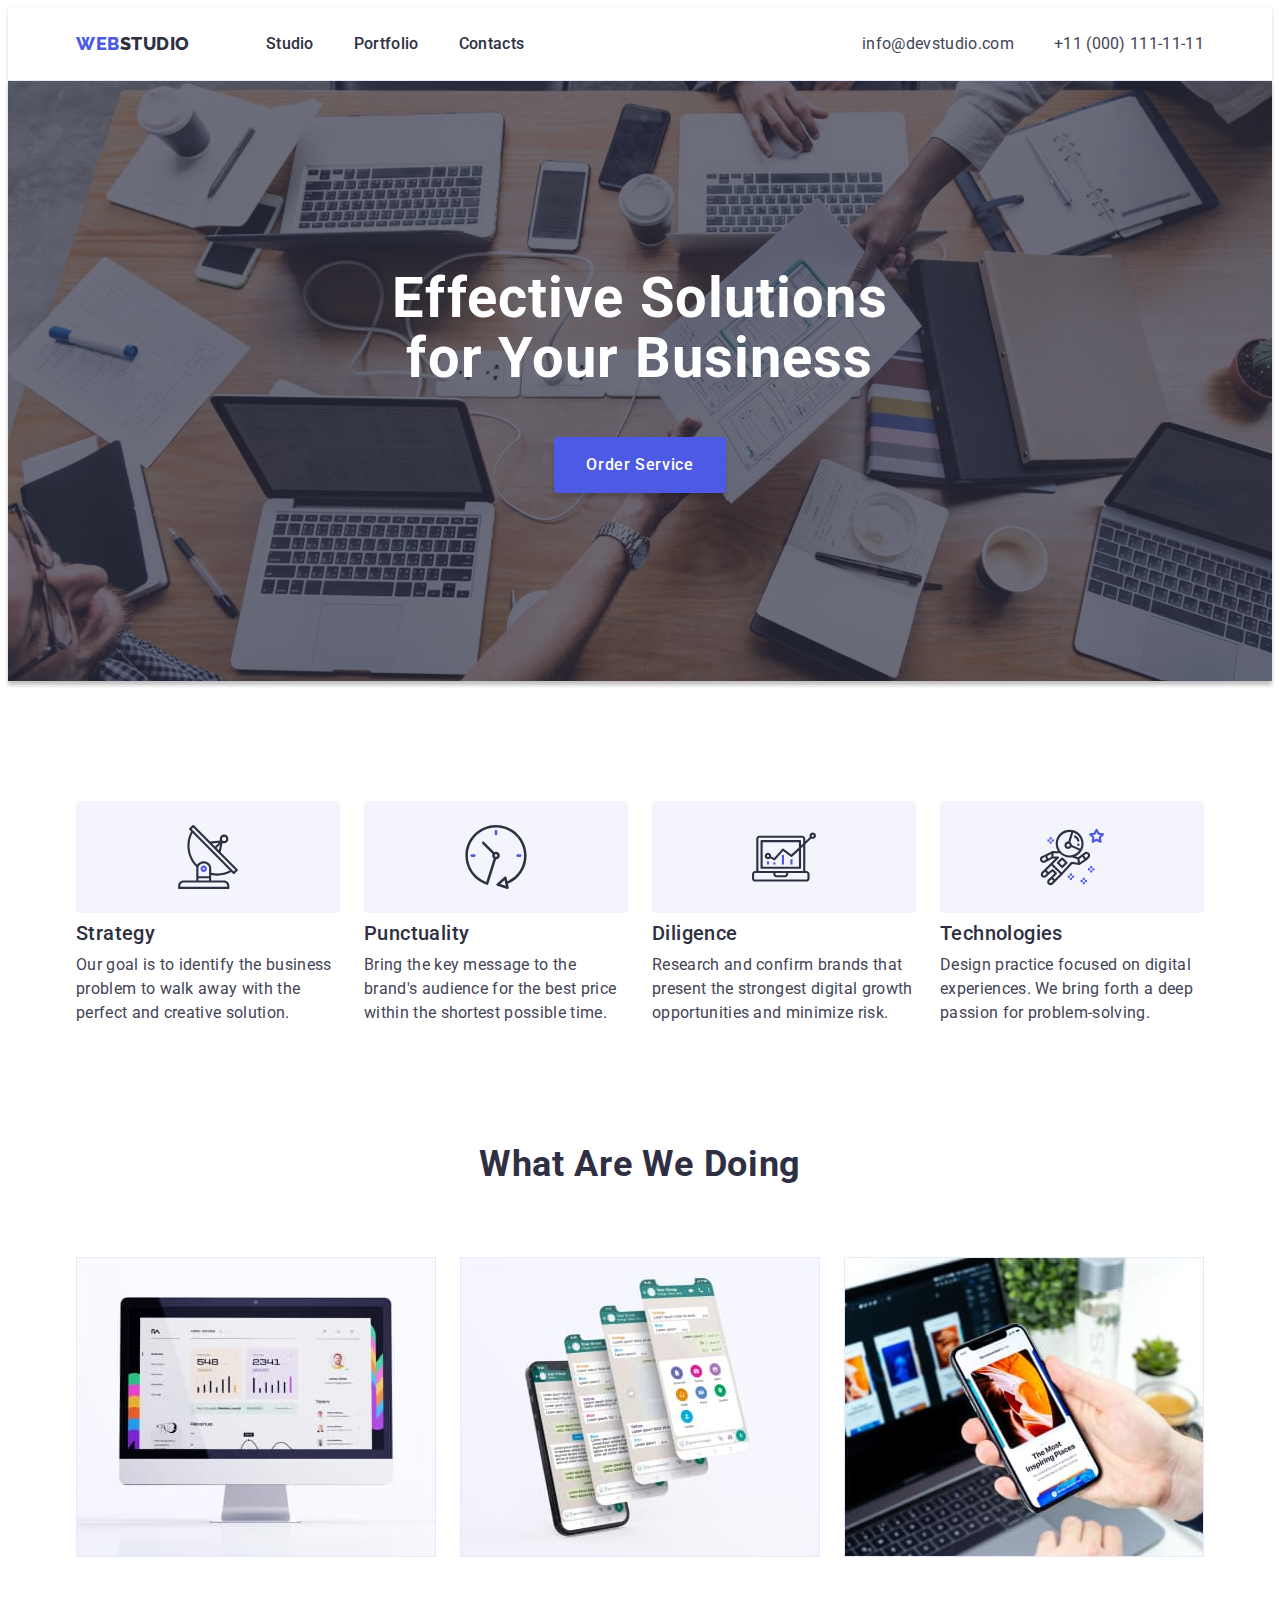
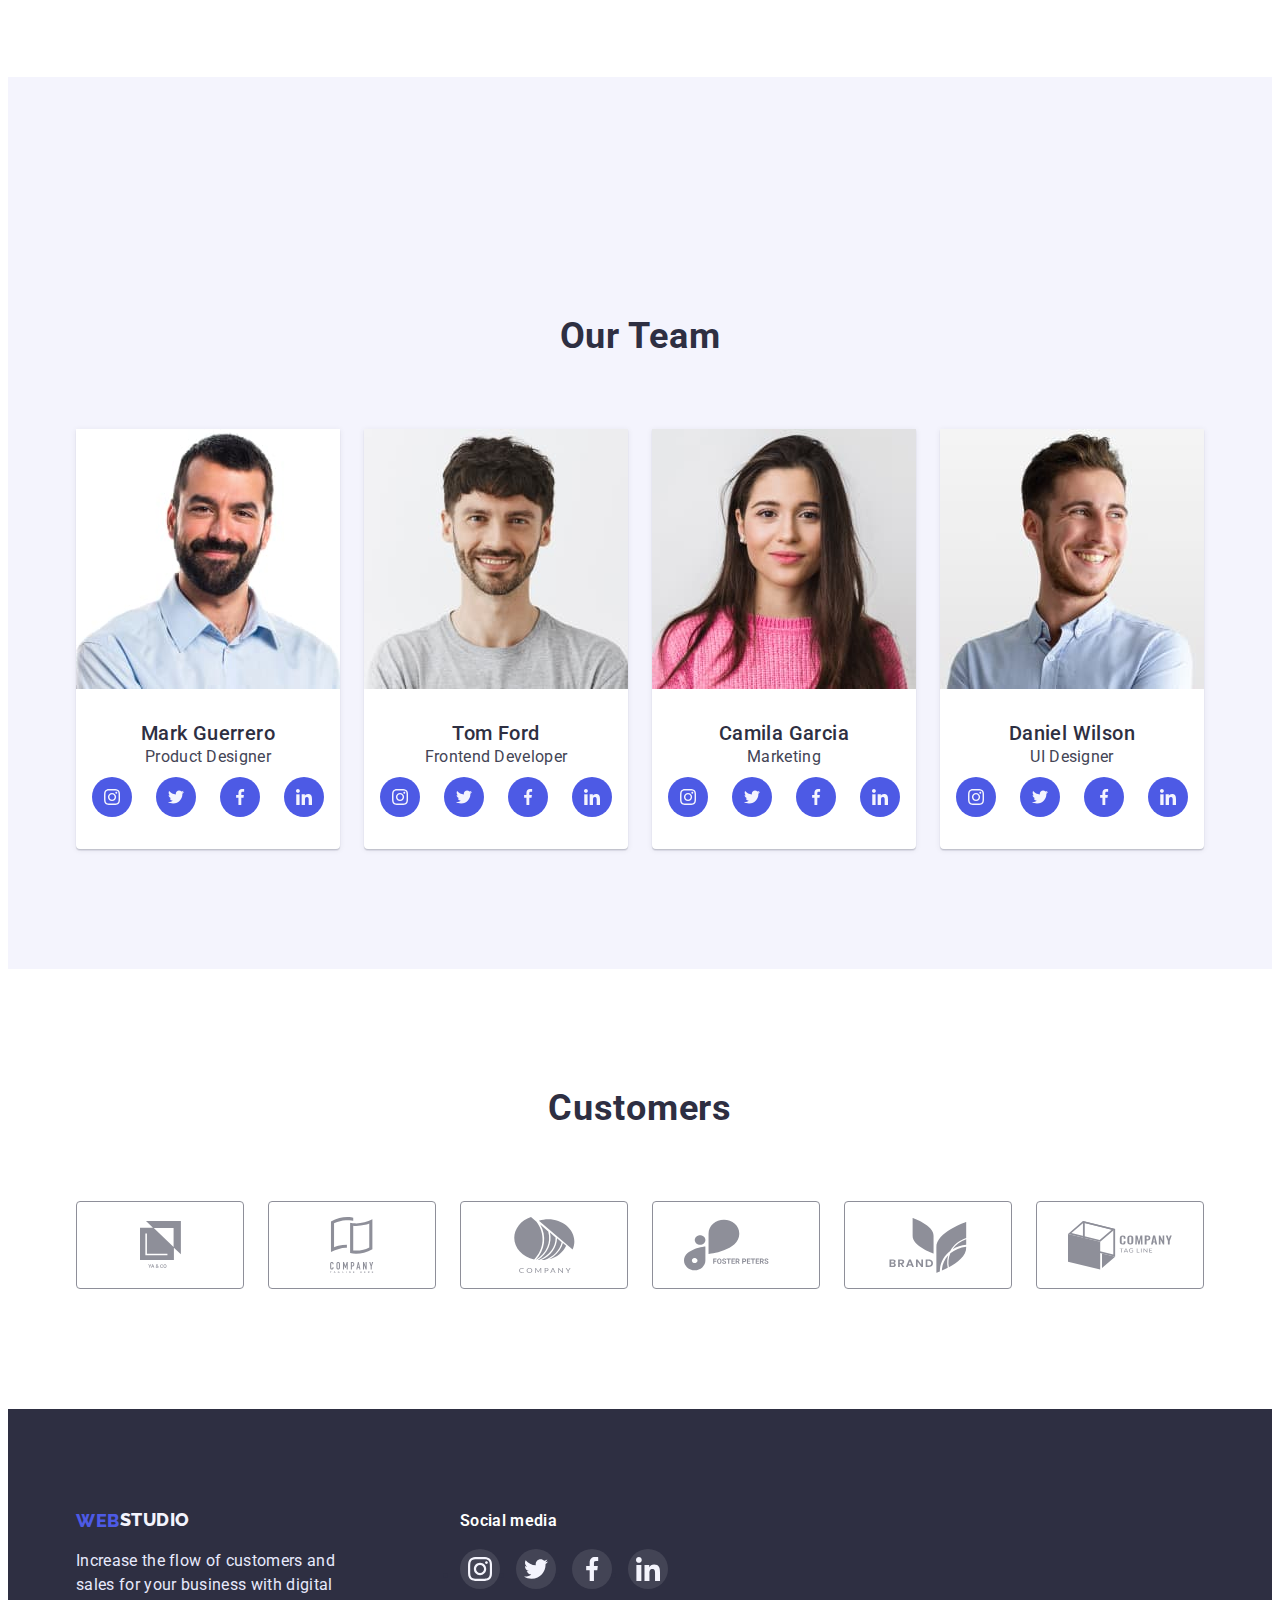
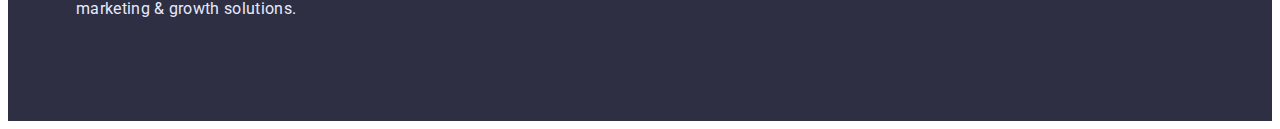
<file: index.html>
<!DOCTYPE html>
<html lang="en">
<head>
    <meta charset="UTF-8" />
    <meta http-equiv="X-UA-Compatible" content="IE=edge" />
    <meta name="viewport" content="width=device-width, initial-scale=1.0" />
    <title>WebStudio</title>
    <!-- Normalyzer -->
    <link rel="stylesheet" href="https://cdnjs.cloudflare.com/ajax/libs/modern-normalize/1.1.0/modern-normalize.min.css" integrity="sha512-wpPYUAdjBVSE4KJnH1VR1HeZfpl1ub8YT/NKx4PuQ5NmX2tKuGu6U/JRp5y+Y8XG2tV+wKQpNHVUX03MfMFn9Q==" crossorigin="anonymous" referrerpolicy="no-referrer" />
    <!-- Fonts  -->    
    <link rel="preconnect" href="https://fonts.googleapis.com" />
    <link rel="preconnect" href="https://fonts.gstatic.com" crossorigin />
    <link
href="https://fonts.googleapis.com/css2?family=Montserrat:wght@400;700&family=Raleway:wght@700;800&family=Roboto:wght@400;500;700;900&display=swap"
rel="stylesheet"
    />
    <!-- Styles connection -->
    <link rel="stylesheet" href="./css/styles.css" />
</head>
<body>
    <header class="header-main">
<!-- Navigation  -->
<div class="container header-flex-flex">
        <nav class="header-flex logotext-header" >
        <a class="Decoration Text-Head logotext " href="./index.html">
            <span class="Web logotext">Web</span>Studio</a
        >
        <ul class="List header-links-flex">
<li class="Nav">
            <a class="Decoration Nav" href="./index.html">Studio</a>
</li>
<li class="Nav">
            <a class="Decoration Nav" href="./portfolio.html">Portfolio</a>
                </li>
<li class="Nav"><a class="Decoration Nav" href="">Contacts</a></li>
        </ul>
</nav>
<!-- Contacts  -->
<address>
        
            <ul class="List header-flex-contacts logotext-header">
    <li>
                <a class="Decoration Contacts maintext " href="mailto:info@devstudio.com"
    >info@devstudio.com</a
                >
    </li>
            <li>
                <a class="Decoration Contacts maintext" href="tel:+110001111111"
                  >+11 (000) 111-11-11</a
                >
              </li>
            </ul>
        
      </address>
        </div>
    </header>
    <!-- Main structure start -->
    <main>
          <!-- 1111First section  HERO-->
          <section class="Section1">
            <div class="container hero-flex-flex">
                <h1 class="Section1-h hero-flex">Effective Solutions for Your Business</h1>
                <button class="Button-BG buttons " type="button">Order Service</button>
            </div>
          </section>
          <!-- 2222Second section STRATEGY-->
          <section class="section-flex">
            <div class="container">
                <h2 class="visually-hidden">Our features</h2>
                <ul class="List section2-flex">                  
                    <li class="sec2size">
                      <p class="section2-logo-font">
                        <svg class="section2-logo-icon" width="64" height="64">
                        <use href="./images/sprite.svg#icon-antenna"></use>
                        </svg> 
                      </p>
                      <h3 class="Section-Features headerstext  section2header-flex">Strategy</h3>
                      <p class="sect maintext">
                        Our goal is to identify the business problem to walk away with the
                        perfect and creative solution.
                      </p>
                    </li>
                  
                  <li class="sec2size">
                    <p class="section2-logo-font">
                        <svg class="section2-logo-icon" width="64" height="64">
                        <use href="./images/sprite.svg#icon-clock"></use>
                        </svg> 
                      </p>
                    <h3 class="Section-Features headerstext section2header-flex">Punctuality</h3>
                    <p class="sect maintext">
                      Bring the key message to the brand's audience for the best price
                      within the shortest possible time.
                    </p>
                  </li>
                  <li class="sec2size">
                    <p class="section2-logo-font">
                        <svg class="section2-logo-icon" width="64" height="64">
                        <use href="./images/sprite.svg#icon-diagram"></use>
                        </svg> 
                      </p>
                    <h3 class="Section-Features headerstext section2header-flex">Diligence</h3>
                    <p class="sect maintext">
                      Research and confirm brands that present the strongest digital
                      growth opportunities and minimize risk.
                    </p>
                  </li>
                  <li class="sec2size">
                    <p class="section2-logo-font">
                        <svg class="section2-logo-icon" width="64" height="64">
                        <use href="./images/sprite.svg#icon-astronaut"></use>
                        </svg> 
                      </p>
                    <h3 class="Section-Features headerstext section2header-flex">Technologies</h3>
                    <p class="sect maintext">
                      Design practice focused on digital experiences. We bring forth a
                      deep passion for problem-solving.
                    </p>
                  </li>
                </ul>
            </div>
          </section>
          <!-- 3333Third section  ACTIVITY-->
          <section class="section3-flex">
            <div class="container">                
                    <h2 class="h2-headers">What are we doing</h2>
                    <ul class="List section3-img-flex">
                      <li class="section3-img-calc">
                        <img
                          src="./images/img1.jpg"
                          alt="Computer "
                          width="360"
                          height="300"
                        />
                      </li>
                      <li class="section3-img-calc">
                        <img
                          src="./images/img2.jpg"
                          alt="Chelphone "
                          width="360"
                          height="300"
                        />
                      </li>
                      <li class="section3-img-calc">
                        <img
                          src="./images/img3.jpg"
                          alt="Chelphone"
                          width="360"
                          height="300"
                        />
                      </li>
                    </ul>
                
            </div>
          </section>
          <!-- 4444Forth section THE TEAM-->
          <section class="sec4bg section-flex">
            <div class="container">
                <div class="section4-flex">
                    <h2 class="h2-headers">Our Team</h2>
                    <ul class="List section4-img-flex">
                      <li class="teambox">
                        <img
                          src="./images/img-1(1).jpg"
                          alt="Mark Guerrero"
                          width="264"
                          height="260"
                        />
                        
                        <div class="section4-h3-flex">
                            <h3 class="h3-headers headerstext">Mark Guerrero</h3>
                            <p class="h3text maintext">Product Designer</p>
                            <ul class="team-social List">
                              <li class="team-social-links">
                                <a href="" class="team-social-items">
                                  <svg class="team-social-icons" width="16" height="16">
                                    <use href="./images/sprite.svg#icon-instagram"></use>
                                  </svg>
                                </a>
                              </li>
                              <li class="team-social-links">
                                <a href="" class="team-social-items">
                                  <svg class="team-social-icons" width="16" height="16">
                                    <use href="./images/sprite.svg#icon-twitter"></use>
                                  </svg>
                                </a>
                              </li>
                              <li class="team-social-links">
                                <a href="" class="team-social-items">
                                  <svg class="team-social-icons" width="16" height="16">
                                    <use href="./images/sprite.svg#icon-facebook"></use>
                                  </svg>
                                </a>
                              </li>
                              <li class="team-social-links">
                                <a href="" class="team-social-items">
                                  <svg class="team-social-icons" width="16" height="16">
                                    <use href="./images/sprite.svg#icon-linkedin"></use>
                                  </svg>
                                </a>
                              </li>
                            </ul>
                        </div>
                      </li>
                      <li class="teambox">
                        <img
                          src="./images/img-1(2).jpg"
                          alt="Tom Ford"
                          width="264"
                          height="260"
                        />
                        <div class="section4-h3-flex">
                            <h3 class="h3-headers headerstext">Tom Ford</h3>
                            <p class="h3text maintext">Frontend Developer</p>
                            <ul class="team-social List">
                              <li class="team-social-links">
                                <a href="" class="team-social-items">
                                  <svg class="team-social-icons" width="16" height="16">
                                    <use href="./images/sprite.svg#icon-instagram"></use>
                                  </svg>
                                </a>
                              </li>
                              <li class="team-social-links">
                                <a href="" class="team-social-items">
                                  <svg class="team-social-icons" width="16" height="16">
                                    <use href="./images/sprite.svg#icon-twitter"></use>
                                  </svg>
                                </a>
                              </li>
                              <li class="team-social-links">
                                <a href="" class="team-social-items">
                                  <svg class="team-social-icons" width="16" height="16">
                                    <use href="./images/sprite.svg#icon-facebook"></use>
                                  </svg>
                                </a>
                              </li>
                              <li class="team-social-links">
                                <a href="" class="team-social-items">
                                  <svg class="team-social-icons" width="16" height="16">
                                    <use href="./images/sprite.svg#icon-linkedin"></use>
                                  </svg>
                                </a>
                              </li>
                            </ul>
                        </div>
                      </li>
                      <li class="teambox">
                        <img
                          src="./images/img-1(3).jpg"
                          alt="Camila Garcia"
                          width="264"
                          height="260"
                        />
                        <div class="section4-h3-flex">
                            <h3 class="h3-headers headerstext">Camila Garcia</h3>
                            <p class="h3text maintext">Marketing</p>
                            <ul class="team-social List">
                              <li class="team-social-links">
                                <a href="" class="team-social-items">
                                  <svg class="team-social-icons" width="16" height="16">
                                    <use href="./images/sprite.svg#icon-instagram"></use>
                                  </svg>
                                </a>
                              </li>
                              <li class="team-social-links">
                                <a href="" class="team-social-items">
                                  <svg class="team-social-icons" width="16" height="16">
                                    <use href="./images/sprite.svg#icon-twitter"></use>
                                  </svg>
                                </a>
                              </li>
                              <li class="team-social-links">
                                <a href="" class="team-social-items">
                                  <svg class="team-social-icons" width="16" height="16">
                                    <use href="./images/sprite.svg#icon-facebook"></use>
                                  </svg>
                                </a>
                              </li>
                              <li class="team-social-links">
                                <a href="" class="team-social-items">
                                  <svg class="team-social-icons" width="16" height="16">
                                    <use href="./images/sprite.svg#icon-linkedin"></use>
                                  </svg>
                                </a>
                              </li>
                            </ul>
                        </div>
                      </li>
                      <li class="teambox">
                        <img
                          src="./images/img-1(4).jpg"
                          alt="Daniel Wilson"
                          width="264"
                          height="260"
                        />
                        <div class="section4-h3-flex">
                            <h3 class="h3-headers headerstext">Daniel Wilson</h3>
                            <p class="h3text maintext">UI Designer</p>
                            <ul class="team-social List">
                              <li class="team-social-links">
                                <a href="" class="team-social-items">
                                  <svg class="team-social-icons" width="16" height="16">
                                    <use href="./images/sprite.svg#icon-instagram"></use>
                                  </svg>
                                </a>
                              </li>
                              <li class="team-social-links">
                                <a href="" class="team-social-items">
                                  <svg class="team-social-icons" width="16" height="16">
                                    <use href="./images/sprite.svg#icon-twitter"></use>
                                  </svg>
                                </a>
                              </li>
                              <li class="team-social-links">
                                <a href="" class="team-social-items">
                                  <svg class="team-social-icons" width="16" height="16">
                                    <use href="./images/sprite.svg#icon-facebook"></use>
                                  </svg>
                                </a>
                              </li>
                              <li class="team-social-links">
                                <a href="" class="team-social-items">
                                  <svg class="team-social-icons" width="16" height="16">
                                    <use href="./images/sprite.svg#icon-linkedin"></use>
                                  </svg>
                                </a>
                              </li>
                            </ul>
                        </div>
                      </li>
                    </ul>
                </div>
            </div>
          </section>
          <!--------------------------------------- Customers----------------------------------------->
          <section class="customs-main">
            <div class="container">
              <h2 class="h2-headers">Customers</h2>
              <ul class="customs-flex List">
                <li class="customs-items">
                  <a href="" class="customs-links">
                    <svg class="customs-icons" width="41" height="47">
                      <use href="./images/sprite.svg#icon-yaco"></use>
                    </svg>
                  </a>
                </li>
                <li class="customs-items">
                  <a href="" class="customs-links">
                    <svg class="customs-icons" width="104" height="56">
                      <use href="./images/sprite.svg#icon-company1"></use>
                    </svg>
                  </a>
                </li>
                <li class="customs-items">
                  <a href="" class="customs-links">
                    <svg class="customs-icons" width="104" height="56">
                      <use href="./images/sprite.svg#icon-company2"></use>
                    </svg>
                  </a>
                </li>
                <li class="customs-items">
                  <a href="" class="customs-links">
                    <svg class="customs-icons" width="104" height="56">
                      <use href="./images/sprite.svg#icon-foster"></use>
                    </svg>
                  </a>
                </li>
                <li class="customs-items">
                  <a href="" class="customs-links">
                    <svg class="customs-icons" width="104" height="56">
                      <use href="./images/sprite.svg#icon-brand"></use>
                    </svg>
                  </a>
                </li>
                <li class="customs-items">
                  <a href="" class="customs-links">
                    <svg class="customs-icons" width="104" height="56">
                      <use href="./images/sprite.svg#icon-company3"></use>
                    </svg>
                  </a>
                </li>
              </ul>
            </div>

          </section>
          </main>
    <!-- Main structure completed  -->
    <footer class="footerbg">
      <div class="container footersize">
          
            <div class="v">
              <a class="Decoration Text-Head-F logotext" href="./index.html"
                ><span class="Web logotext">Web</span>Studio</a
              >
              <p class="footertext maintext footer-text-last">
                Increase the flow of customers and sales for your business with
                digital marketing & growth solutions.
              </p></div>
              <div class="footer-social-main">
                <h4 class="h4-footer">Social media</h3>
                <ul class="footer-social">
                  <li class="footer-social-items">
                    <a href="" class="footer-social-links">
                      <svg class="footer-social-icons" width="24" height="24">
                        <use href="./images/sprite.svg#icon-instagram"></use>
                      </svg>
                    </a>
                  </li>
                  <li class="footer-social-items">
                    <a href="" class="footer-social-links">
                      <svg class="footer-social-icons" width="24" height="24">
                        <use href="./images/sprite.svg#icon-twitter"></use>
                      </svg>
                    </a>
                  </li>
                  <li class="footer-social-items">
                    <a href="" class="footer-social-links">
                      <svg class="footer-social-icons" width="24" height="24">
                        <use href="./images/sprite.svg#icon-facebook"></use>
                      </svg>
                    </a>
                  </li>
                  <li class="footer-social-items">
                    <a href="" class="footer-social-links">
                      <svg class="footer-social-icons" width="24" height="24">
                        <use href="./images/sprite.svg#icon-linkedin"></use>
                      </svg>
                    </a>
                  </li>
                </ul>
              </div>
            
          
      </div>
    </footer>
  </body>
</html>
</file>
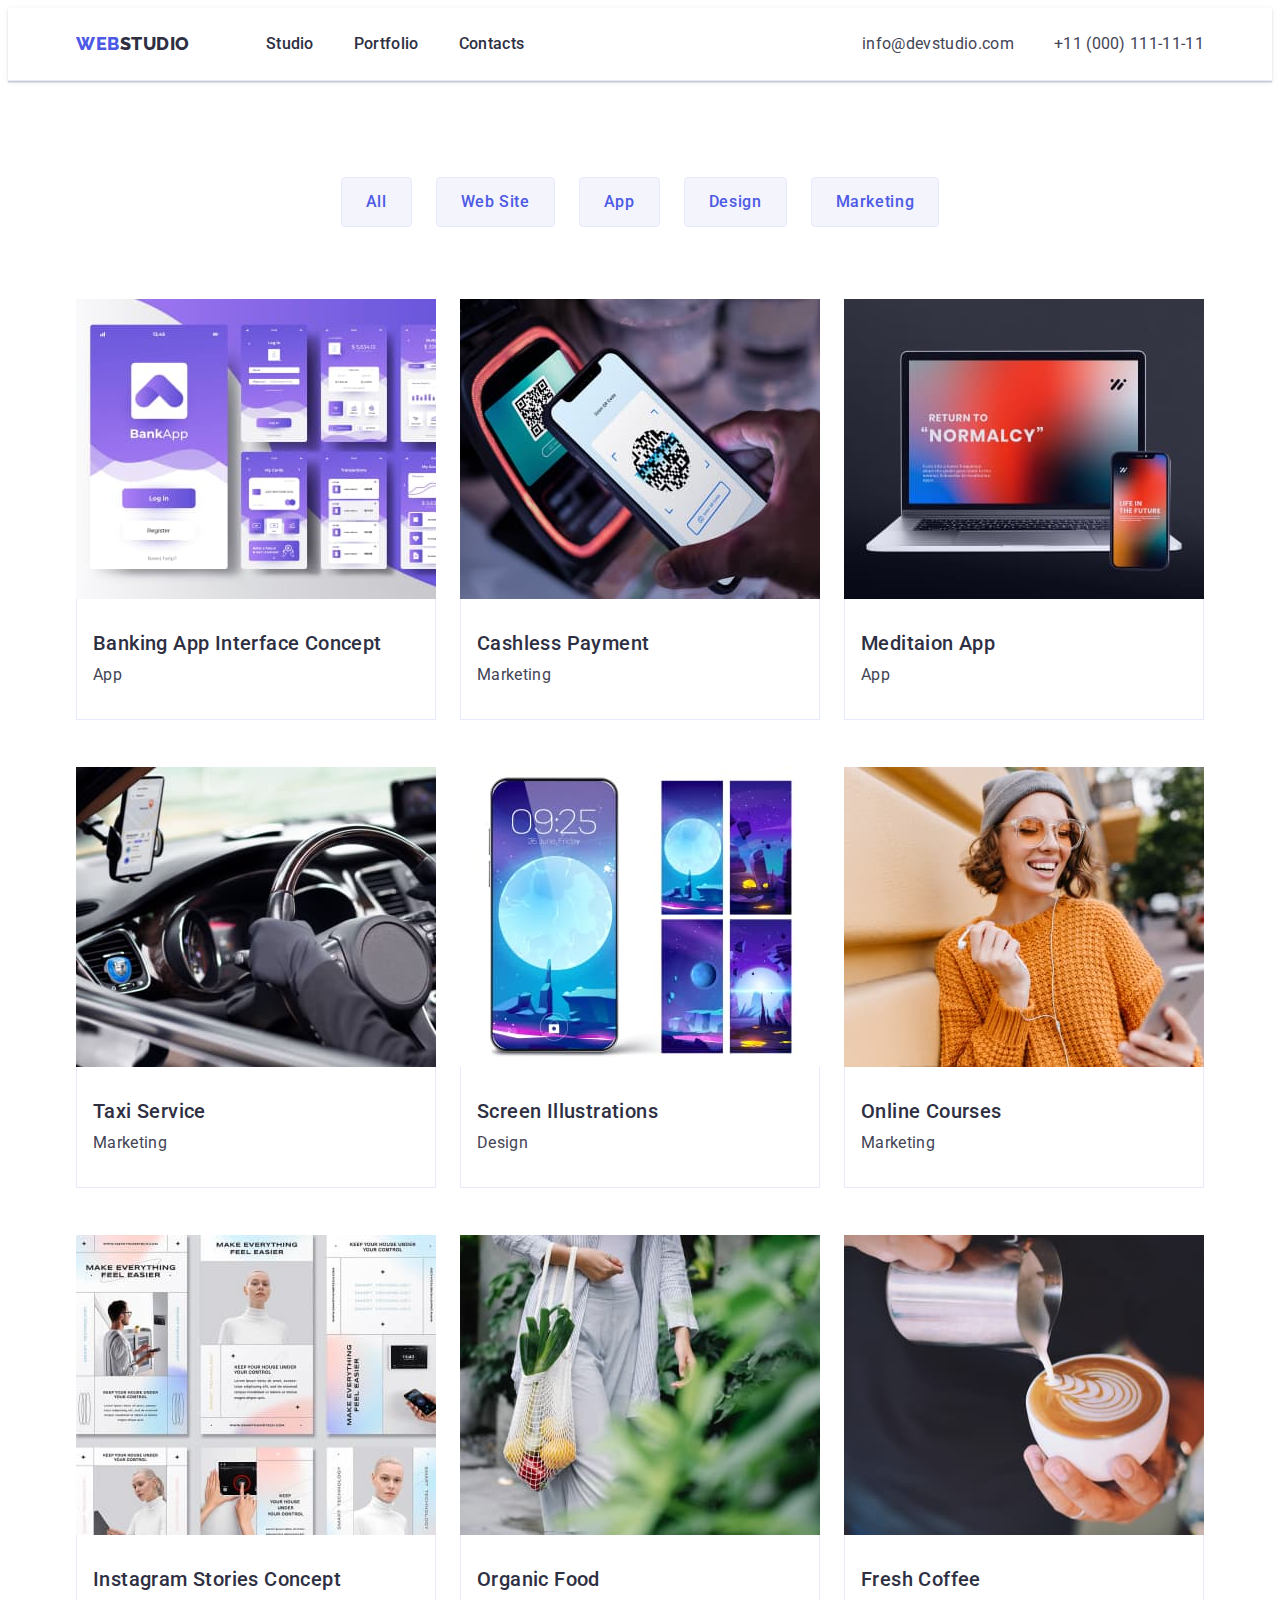
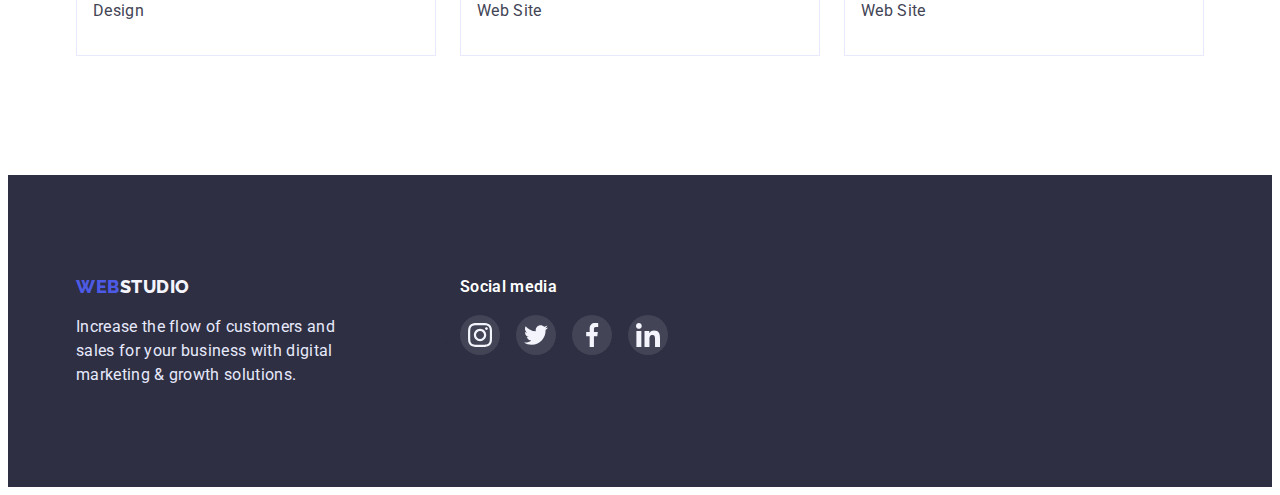
<file: portfolio.html>
<!DOCTYPE html>
<html lang="en">
  <head>
    <meta charset="UTF-8" />
    <meta http-equiv="X-UA-Compatible" content="IE=edge" />
    <meta name="viewport" content="width=device-width, initial-scale=1.0" />
    <title>Portfolio</title>
    <!-- Normalyzer -->
    <link rel="stylesheet" href="https://cdnjs.cloudflare.com/ajax/libs/modern-normalize/1.1.0/modern-normalize.min.css" integrity="sha512-wpPYUAdjBVSE4KJnH1VR1HeZfpl1ub8YT/NKx4PuQ5NmX2tKuGu6U/JRp5y+Y8XG2tV+wKQpNHVUX03MfMFn9Q==" crossorigin="anonymous" referrerpolicy="no-referrer" />
    <!-- Fonts -->
    <link rel="preconnect" href="https://fonts.googleapis.com" />
    <link rel="preconnect" href="https://fonts.gstatic.com" crossorigin />
    <link
      href="https://fonts.googleapis.com/css2?family=Montserrat:wght@400;700&family=Raleway:wght@700;800&family=Roboto:wght@400;500;700;900&display=swap"
      rel="stylesheet"
    />
    <link rel="stylesheet" href="./css/styles.css" />
  </head>
  <body>
    <header class="HeadF header-main">
      <div class="container header-flex-flex">
        <nav class="header-flex logotext-header" >
        <a class="Decoration Text-Head logotext " href="./index.html">
            <span class="Web logotext">Web</span>Studio</a
        >
        <ul class="List header-links-flex">
<li class="Nav">
            <a class="Decoration Nav" href="./index.html">Studio</a>
</li>
<li class="Nav">
            <a class="Decoration Nav" href="./portfolio.html">Portfolio</a>
                </li>
<li class="Nav"><a class="Decoration Nav" href="">Contacts</a></li>
        </ul>
</nav>
<!-- Contacts  -->
<address>
        
            <ul class="List header-flex-contacts logotext-header">
    <li>
                <a class="Decoration Contacts maintext " href="mailto:info@devstudio.com"
    >info@devstudio.com</a
                >
    </li>
            <li>
                <a class="Decoration Contacts maintext" href="tel:+110001111111"
                  >+11 (000) 111-11-11</a
                >
              </li>
            </ul>
        
      </address>
        </div>
    </header>
    <!-- Main structure start -->
    <main>
                <!-- Buttons -->
          
          <section class="pfsection1">
            <div class="container">
              <h1 class="visually-hidden">Our work</h1>
                <ul class="List Portfolio-Buttons-flex">
                  <li><button class="Portfolio-Buttons buttons" type="button">All</button></li>
                  <li>
                    <button class="Portfolio-Buttons buttons" type="button">Web Site</button>
                  </li>
                  <li><button class="Portfolio-Buttons buttons" type="button">App</button></li>
                  <li>
                    <button class="Portfolio-Buttons buttons" type="button">Design</button>
                  </li>
                  <li>
                    <button class="Portfolio-Buttons buttons" type="button">Marketing</button>
                  </li>
                </ul>
            
          
          <!-- MainContents -->
          
            
                <ul class="List section2pf-flex">
                  
                  <li class="teamboxpf">
                    <a class="Decoration Decoration-cards" href="">
                    <img src="./images/imgpf.jpg" alt="" width="360" height="300" />
                    <div class="section2pf-items-flex">
                      <h3 class="h3pf headerstext  ">Banking App Interface Concept</h3>
                      <p class="textpf maintext ">App</p>
                    </div></a>
                  </li>
                  
                  <li class="teamboxpf"><a class="Decoration Decoration-cards"  href="">
                    <img src="./images/imgpf2.jpg" alt="" width="360" height="300" />
                    <div class="section2pf-items-flex">
                      <h3 class="h3pf headerstext">Cashless Payment</h3>
                      <p class="textpf maintext">Marketing</p>
                    </div></a>
                  </li>
                  
                  <li class="teamboxpf"><a class="Decoration Decoration-cards"  href="">
                    <img src="./images/imgpf3.jpg" alt="" width="360" height="300" />
                    <div class="section2pf-items-flex">
                      <h3 class="h3pf headerstext">Meditaion App</h3>
                      <p class="textpf maintext">App</p>
                    </div></a>
                  </li>
                  
                  <li class="teamboxpf"><a class="Decoration Decoration-cards"  href="">
                    <img src="./images/imgpf4.jpg" alt="" width="360" height="300" />
                    <div class="section2pf-items-flex">
                      <h3 class="h3pf headerstext">Taxi Service</h3>
                      <p class="textpf maintext">Marketing</p>
                    </div></a>
                  </li>
                  
                  <li class="teamboxpf"><a class="Decoration Decoration-cards"  href="">
                    <img src="./images/imgpf5.jpg" alt="" width="360" height="300" />
                    <div class="section2pf-items-flex">
                      <h3 class="h3pf headerstext">Screen Illustrations</h3>
                      <p class="textpf maintext">Design</p>
                    </div></a>
                  </li>
                  
                  <li class="teamboxpf"><a class="Decoration Decoration-cards"  href="">
                    <img src="./images/imgpf6.jpg" alt="" width="360" height="300" />
                    <div class="section2pf-items-flex">
                      <h3 class="h3pf headerstext">Online Courses</h3>
                      <p class="textpf maintext">Marketing</p>
                    </div></a>
                  </li>
                 
                  <li class="teamboxpf"><a class="Decoration Decoration-cards"  href="">
                    <img src="./images/imgpf7.jpg" alt="" width="360" height="300" />
                    <div class="section2pf-items-flex">
                      <h3 class="h3pf headerstext">Instagram Stories Concept</h3>
                      <p class="textpf maintext">Design</p>
                    </div></a>
                  </li>
                  
                  <li class="teamboxpf"><a class="Decoration Decoration-cards"  href="">
                    <img src="./images/imgpf8.jpg" alt="" width="360" height="300" />
                    <div class="section2pf-items-flex">
                      <h3 class="h3pf headerstext">Organic Food</h3>
                      <p class="textpf maintext">Web Site</p>
                    </div></a>
                  </li>
                  
                  <li class="teamboxpf"><a class="Decoration Decoration-cards"  href="">
                    <img src="./images/imgpf9.jpg" alt="" width="360" height="300" />
                    <div class="section2pf-items-flex">
                      <h3 class="h3pf headerstext">Fresh Coffee</h3>
                      <p class="textpf maintext">Web Site</p>
                    </div></a>
                  </li>
        
                </ul>
            </div>
          </section>
          </main>
    <!-- Main structure completed  -->
    <footer class="footerbg">
      <div class="container footersize">
          
            <div class="v">
              <a class="Decoration Text-Head-F logotext" href="./index.html"
                ><span class="Web logotext">Web</span>Studio</a
              >
              <p class="footertext maintext footer-text-last">
                Increase the flow of customers and sales for your business with
                digital marketing & growth solutions.
              </p></div>
              <div class="footer-social-main">
                <h4 class="h4-footer">Social media</h3>
                <ul class="footer-social">
                  <li class="footer-social-items">
                    <a href="" class="footer-social-links">
                      <svg class="footer-social-icons" width="24" height="24">
                        <use href="./images/sprite.svg#icon-instagram"></use>
                      </svg>
                    </a>
                  </li>
                  <li class="footer-social-items">
                    <a href="" class="footer-social-links">
                      <svg class="footer-social-icons" width="24" height="24">
                        <use href="./images/sprite.svg#icon-twitter"></use>
                      </svg>
                    </a>
                  </li>
                  <li class="footer-social-items">
                    <a href="" class="footer-social-links">
                      <svg class="footer-social-icons" width="24" height="24">
                        <use href="./images/sprite.svg#icon-facebook"></use>
                      </svg>
                    </a>
                  </li>
                  <li class="footer-social-items">
                    <a href="" class="footer-social-links">
                      <svg class="footer-social-icons" width="24" height="24">
                        <use href="./images/sprite.svg#icon-linkedin"></use>
                      </svg>
                    </a>
                  </li>
                </ul>
              </div>
            
          
      </div>
    </footer>
  </body>
</html>
</file>
<file: css/styles.css>
*{
    box-sizing: border-box;
}
:root {
    --main-color: #4d5ae5;
    --main-text-color: #2e2f42;
  }
  body {
    background-color: #ffffff;
    font-family: "roboto", sans-serif;
    color:  #2E2F42;
    font-size: 16px;
    font-weight: 400;
    
  /*----------Resetting all margins and paddings to 0-*/
  }
  h1,h2,h3,h4,h5,h6,p{
    margin:0;
  }
  ul{
    margin:0;
    padding-left: 0;
  }
  button{
    cursor: pointer;
  }
  /* Taking out the vertical gap between images  */
  img{
    display: block;
    max-width: 100%;
    height: auto;
  }
  .container{
    width: 1158px;
    padding-left: 15px;
    padding-right: 15px;   
    margin-left: auto;
    margin-right: auto; 
    /* outline: 2px solid red;     */
  }
  /* --------------------------Comon--------------------------  */
  .maintext{
    font-weight: 400;
    font-size: 16px;
    line-height: 1.5;
    letter-spacing: 0.02em;
  }
  .logotext{
    font-family: "Raleway", sans-serif;
    font-style: normal;
    font-weight: 800;
    font-size: 18px;
    display: flex;
    align-items: center;
    letter-spacing: 0.03em;
    text-transform: uppercase;
    
  }
   
  .buttons{
    font-family: inherit;
    font-weight: 500;
    font-size: 16px;
    line-height: 1.5;
    display: flex;
    align-items: center;
    letter-spacing: 0.04em;
    cursor: pointer;
  }
  .headerstext{
    font-weight: 500;
    font-size: 20px;
    line-height: 1.2;
    letter-spacing: 0.02em;
  }
  .header-links-flex {
    display: flex;
    padding-left: 76px;
    gap: 40px;
    
  }
  .header-flex-flex{
    display: flex;       
    justify-content: space-between;  

    
    
  }
  .header-main{
    border-bottom: 1px solid #E7E9FC;
    box-shadow: 0px 2px 1px rgba(46, 47, 66, 0.08), 0px 1px 1px rgba(46, 47, 66, 0.16), 0px 1px 6px rgba(46, 47, 66, 0.08); 
    max-width: 1440px;
    margin:auto;
  }

  .header-flex{
    display: flex;
    align-items: center;
    padding-left: auto;    
  }
  .header-flex-contacts{
    display: flex;
    margin-right: auto;
    gap: 40px;   
    padding-top: 24px;
    padding-bottom: 24px;  
  }  
  /* Removing dots from the link */
  .List {
    list-style: none;
  }
  /* Removing underline for the links  */
  .Decoration {
    text-decoration: none;
  }
  /* ///////////////////////Logo 1st part/////Logo 2d part////////////////////////// */
  .Web {
    line-height: 1.33;
    color: var(--main-color);
    
  }
  .Text-Head {  
    line-height: 1.33;
    color: var(--main-text-color);
  }
  /* /////////////////Navigation links///////////////////////////////////////////////////// */
  .Nav {
    font-weight: 500;
    font-size: 16px;
    line-height: 1.5;
    letter-spacing: 0.02em;
    color: var(--main-text-color);
    padding-top: 24px;
    padding-bottom: 24px; 
    
  }
  .Nav:hover {
    color: #404BBF;
  }
  .Nav:focus {
    color: #404BBF;
  }
    .Contacts:hover {
    color: #404BBF;
  
  }
  /* /////////////////////////Contacts //////////////////////////////////////////////// */
  .Contacts {
    font-style: normal;
    color: #434455;
    }  
  /* /////////////////Hero section///////////////////////////////////////////////////////// */
  /* Hero Text */
  .Section1-h {
    font-weight: 700;
    font-size: 56px;
    line-height: 1.07;
    text-align: center;
    letter-spacing: 0.02em;
    color: #ffffff;     
    margin-bottom:  48px;    
    margin-left: auto;
    margin-right: auto; 
    max-width: 500px;
    }
  
  /* Hero Section background */
  .Section1 {
    background: var(--main-text-color);   
    background-image:linear-gradient(rgba(46, 47, 66, 0.7),rgba(46, 47, 66, 0.7)), url(../images/people-office\ 1.jpg) ;
    box-shadow: 0px 4px 4px rgba(0, 0, 0, 0.25);    
    max-width: 1440px;
    height: 600px;    
    background-repeat: no-repeat;    
    background-size: cover;
    margin: auto;
    /* background: #2E2F42;
     opacity: 0.7; */
      
    padding-top: 188px; 
    padding-bottom: 188px;
  }
  /* Button text */
  .Button-BG {  
    color: #ffffff;  
    /* Color of Button */
    background: var(--main-color);
    box-shadow: 0px 4px 4px rgba(0, 0, 0, 0.15);
    border-radius: 4px; 
    border: 0;    
    
    }
    .Button-BG{
    display: flex;
    flex-direction: row;
    align-items: flex-start;
    padding: 16px 32px;
    gap: 10px;
    margin:auto;
    }
  .Button-BG:hover {
    background-color: #404bbf;
  }
  .Button-BG {
    background-color: var(--main-color);
  }
  /* /////////////////////////Second Section////////////////////////////////////////////////////// */
  /* Invisible header of 2d section */
  .visually-hidden {
    position: absolute;
    white-space: nowrap;
    width: 1px;
    height: 1px;
    overflow: hidden;
    border: 0;
    padding: 0;
    clip: rect(0 0 0 0);
    clip-path: inset(50%);
    margin: -1px;
  }
  /* Headers of 2d section */
  .Section-Features {  
    color: var(--main-text-color);
  }
  /* Text of 2d section */
  .sect {
    color: #434455;
    
  }
  /* /////////////////// Section 2 - 3 headers//////////////////////////////////////// */
  .section-flex{
    display: flex;    
    padding-bottom: 120px;
    padding-top: 120px;
    
  }
    .section2-flex{
      
    display: flex;       
    gap: 24px;
    justify-content: center;

  } 
  .section2-logo-font{
    display: flex;
    margin-bottom: 8px;
    background: #F4F4FD;
    border-radius: 4px;
    width: 264px;
    height: 112px;
    justify-content: center;
    align-items: center;
  }
/* .section2-logo-icon{
  
  fill: #31D0AA;
} */

  .h2-headers {
    font-weight: 700;
    font-size: 36px;
    line-height: 1.11;
    text-align: center;
    letter-spacing: 0.02em;
    text-transform: capitalize;
    color: var(--main-text-color);
  }  
  
  .section2header-flex{
    margin-bottom: 8px;
  }
  .section3-flex{
    padding-bottom: 120px;
  }
    .section3-img-flex{
    display: flex;
    padding-top: 72px;
    justify-content: space-between;
    gap: 24px;    
  }
  /* Width calculation for future is some one like to delete the image other omages will not move  24 px * 2 (n of gaps between images )/number of images */
  .section3-img-calc{
    width: calc((100% - 48px) / 3);
  }  
  .h3-headers {
    text-align: center;
    color: var(--main-text-color);
  }
    .h3text { 
    text-align: center;  
    color: #434455;
  }
  .section4-flex{
    padding-top: 120px; 
  }
  .team-social-items{
    display: flex;    
    width: 40px;
    height: 40px;
    border-radius: 50%;
    background-color: var(--main-color);  
    justify-content: center;
    align-items: center; 
    

  }
  .team-social{
    display: flex;
    justify-content: center;
    gap: 24px;
    margin-top: 8px;
    padding-left: 16px;
    padding-right: 16px;
  }
  .team-social-icons{
    fill:rgba(244, 244, 253, 1);
  }
  .team-social-items:is(:hover,:focus){
    background-color: rgba(64, 75, 191, 1);

  }
  

  
  .section4-img-flex{
    display: flex;
    padding-top: 72px;
    justify-content: space-between;
    gap: 24px;
    
  }
  .sec4bg {
    background: #f4f4fd;
    }
  .section4-h3-flex{
    padding-top: 32px;
    padding-bottom: 32px;    
  }
  .teambox {
    width: 264px;    
    background: #ffffff;
    box-shadow: 0px 1px 6px rgba(46, 47, 66, 0.08),
    0px 1px 1px rgba(46, 47, 66, 0.16), 0px 2px 1px rgba(46, 47, 66, 0.08);
    border-radius: 0px 0px 4px 4px;
  } 
  /* Width calculation for future is some one like to delete the image other omages will not move  24 px * 3 (n of gaps between images )/number of images */
  .teambox{
    width: calc((100% - 72px) / 4);
  }
  /* ---------------------------------------Customs-----------------------------------------*/
.customs-main{
  padding-top: 120px;
  padding-bottom: 120px;

}
.customs-flex{
  display: flex;
  margin-top: 72px;
  justify-content: center;
  gap: 24px;
}
.customs-items{
width: calc((100% - 120px) / 6);
height: 88px;
}
.customs-links{
  display: flex;
  width: 100%;
  height: 100%;
  border: 1px solid #8E8F99;
  border-radius: 4px;
  justify-content: center;
  align-items: center; 


}

.customs-icons{
  
 fill:rgba(142, 143, 153, 1);
}


.customs-links:is(:hover,:focus) {
  
 border-color: #404BBF;
}

.customs-links:is(:hover,:focus) .customs-icons{ 
 
  fill:#404BBF;
}

  






  /* //////////////////////Footer ////////////////////////////////////////////////////////////// */
  .footersize{
    display: flex;
  }
  .footerbg {
    background: var(--main-text-color);
    padding-top:  100px;
    padding-bottom: 100px;
  }
  .Text-Head-F { 
    line-height: 1.16;  
    color: #f4f4fd;
  }
  .footertext {  
    color: #e7e9fc;
    line-height: 1.5; 
    letter-spacing: 0.02em;
}
    
  
    .v{
     
    max-width: 264px;
    
    }
  .footer-text-last{
    padding-top: 16px;
  }
  .footer-social-links{
    display: flex;
    width: 40px;
    height: 40px;
    background-color: rgba(255, 255, 255, 0.1);
    border-radius: 50%;
    justify-content: center;
    align-items: center; 
    
  }
  .footer-social-links:hover{
    background-color: #31D0AA;

  }
  .footer-social-links:focus{
    background-color: #31D0AA;

  }
  .footer-social-icons{
    fill:rgba(244, 244, 253, 1);
  }

  .footer-social{
    display: flex;
    gap: 16px;
    margin-top: 16px;
    margin-left: 120px;
  }
  .h4-footer{
    font-weight: 600;    
    line-height: 1.5;
    letter-spacing: 0.02em;
    color: #FFFFFF;
    margin-left: 120px;

  }
  /* ////////////////////////////////Portfolio/////////////////////////////////// */
  .Portfolio-Buttons {
    color: var(--main-color);
    background: #f4f4fd;
    border: 1px solid #e7e9fc;
    border-radius: 4px;  
  }
  .Portfolio-Buttons{
    display: flex;
    flex-direction: row;
    justify-content: center;
    align-items: center;
    padding: 12px 24px;
  }

  .Portfolio-Buttons:hover {
    color: #ffffff;
    background: #404bbf;
    box-shadow: 0px 3px 1px rgba(0, 0, 0, 0.1), 0px 2px 1px rgba(0, 0, 0, 0.08), 0px 2px 2px rgba(0, 0, 0, 0.12);
    border-radius: 4px;
        display: flex;
        flex-direction: row;
        align-items: flex-start;
        padding: 12px 24px;
  }
  
  .Portfolio-Buttons-flex{
    display: flex;
    gap: 24px;
    justify-content: center;
    
    margin-bottom: 72px;

  }
  .pfsection1{
    padding-top: 96px;
    padding-bottom: 120px;
  }
  .teamboxpf {
    width: 360px;
    height: 420px;
    background: #ffffff;    
  }

  .Decoration-cards:is(:hover,:focus){
    display: block;
    box-shadow: 0px 1px 1px rgba(46, 47, 66, 0.16), 0px 2px 1px rgba(46, 47, 66, 0.08);
    
    
  }
  

  .section2pf-flex{
    display: flex;
    flex-wrap: wrap;
    
    row-gap: 48px;
    column-gap: 24px;
    
  }
  .section2pf-items-flex{
    padding-top: 32px;
    padding-left: 16px;
    padding-bottom: 32px;
    border:  1px solid #e7e9fc;
    border-top:0;
  }
  .h3pf {  
    color: var(--main-text-color);
  }
  .textpf {  
    color: #434455;
    margin-top: 8px;
  }
</file>
